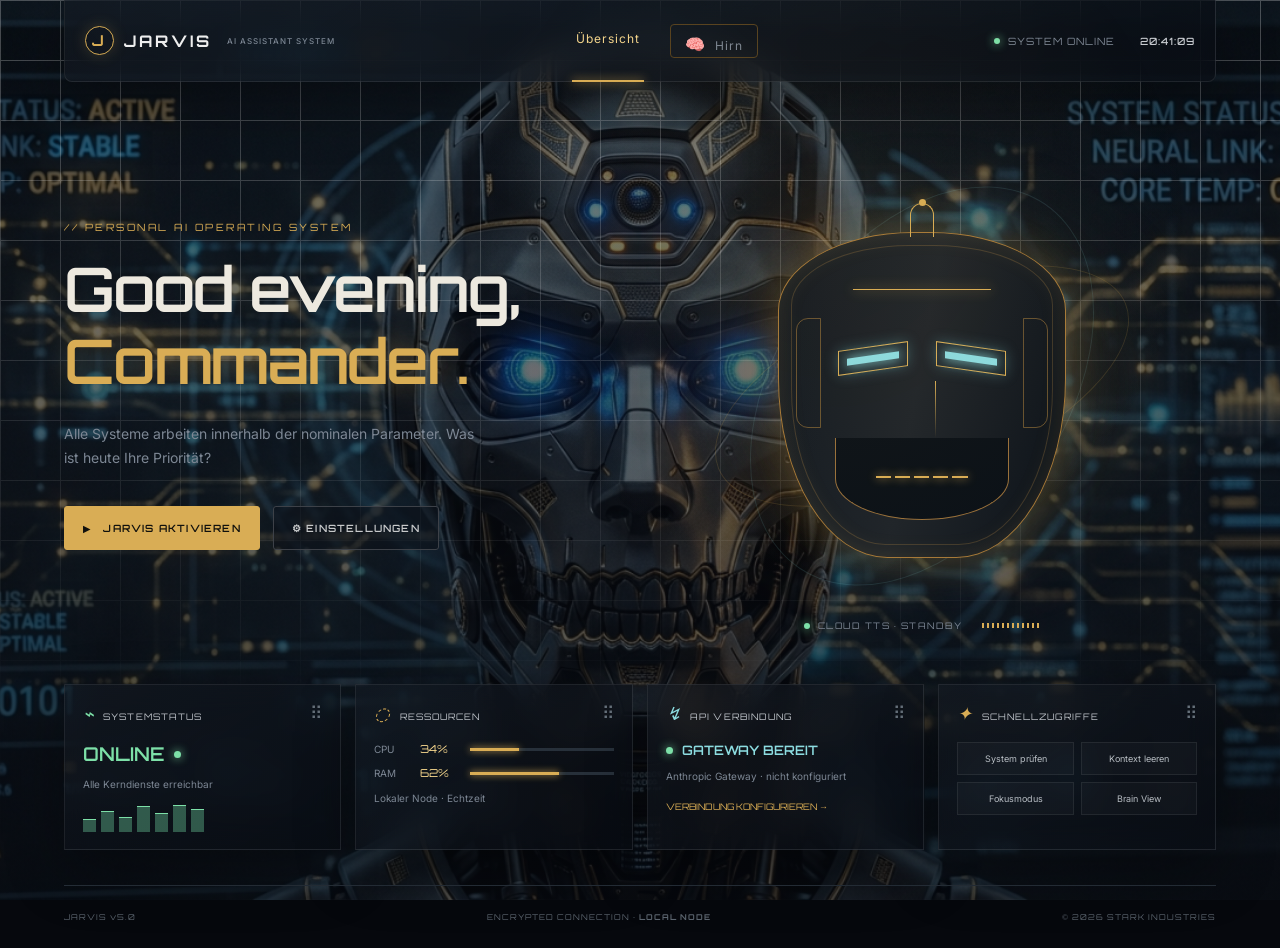
<file: index.html>
<!doctype html>
<html lang="de">
<head>
  <meta charset="UTF-8" />
  <meta name="viewport" content="width=device-width, initial-scale=1.0" />
  <meta name="theme-color" content="#06080d" />
  <title>JARVIS // AI Assistant System</title>
  <link rel="preconnect" href="https://fonts.googleapis.com">
  <link rel="preconnect" href="https://fonts.gstatic.com" crossorigin>
  <link href="https://fonts.googleapis.com/css2?family=Inter:wght@400;500;600;700&family=Orbitron:wght@500;600;700;800&display=swap" rel="stylesheet">
  <link rel="stylesheet" href="style.css" />
</head>
<body>
  <div class="app-shell">
    <header class="topbar glass">
      <a class="brand" href="#dashboard"><span class="brand-mark">J</span><span>JARVIS</span><small>AI ASSISTANT SYSTEM</small></a>
      <nav class="nav-links" aria-label="Hauptnavigation">
        <a class="nav-link active" data-view="dashboard" href="#dashboard">Übersicht</a>
        <a class="nav-link brain-link" data-view="brain" href="#brain"><span class="brain-icon">🧠</span> Hirn</a>
      </nav>
      <div class="status"><i></i><span>SYSTEM ONLINE</span><b id="clock">00:00:00</b></div>
    </header>

    <main id="dashboard" class="view dashboard-view">
      <section class="hero-copy">
        <p class="eyebrow">// PERSONAL AI OPERATING SYSTEM</p>
        <h1>Good evening,<br><em>Commander.</em></h1>
        <p class="hero-subtitle">Alle Systeme arbeiten innerhalb der nominalen Parameter. Was ist heute Ihre Priorität?</p>
        <div class="quick-actions"><button class="gold-button" id="speakButton"><span class="play">▶</span> JARVIS AKTIVIEREN</button><button class="ghost-button" id="settingsButton">⚙ EINSTELLUNGEN</button></div>
      </section>

      <section class="robot-stage" aria-label="Animierter Jarvis Roboterkopf">
        <div class="stage-grid"></div><div class="orbital orbital-one"></div><div class="orbital orbital-two"></div><div class="robot-glow"></div>
        <div class="robot-head"><div class="antenna"></div><div class="head-shell"><div class="side-panel left"></div><div class="side-panel right"></div><div class="forehead-line"></div><div class="eye left-eye"><span></span></div><div class="eye right-eye"><span></span></div><div class="nose-line"></div><div class="jaw"><div class="mouth" id="mouth"><span></span><span></span><span></span><span></span><span></span></div></div></div></div>
        <div class="audio-readout"><span class="audio-dot"></span><span id="audioState">CLOUD TTS · STANDBY</span><div class="waveform" id="waveform"></div></div>
      </section>

      <section class="widget-grid" id="widgetGrid" aria-label="Dashboard Widgets">
        <article class="widget glass" draggable="true" data-widget="system"><header><span class="widget-title"><i class="widget-icon green">⌁</i>SYSTEMSTATUS</span><span class="drag">⠿</span></header><div class="widget-value"><strong>ONLINE</strong><span class="live-dot"></span></div><p>Alle Kerndienste erreichbar</p><div class="mini-bars"><i style="height:45%"></i><i style="height:70%"></i><i style="height:52%"></i><i style="height:88%"></i><i style="height:65%"></i><i style="height:92%"></i><i style="height:76%"></i></div></article>
        <article class="widget glass" draggable="true" data-widget="resources"><header><span class="widget-title"><i class="widget-icon gold">◌</i>RESSOURCEN</span><span class="drag">⠿</span></header><div class="resource-row"><span>CPU</span><b id="cpu">34%</b><div class="progress"><i id="cpuBar" style="width:34%"></i></div></div><div class="resource-row"><span>RAM</span><b id="ram">62%</b><div class="progress"><i id="ramBar" style="width:62%"></i></div></div><p>Lokaler Node · Echtzeit</p></article>
        <article class="widget glass" draggable="true" data-widget="api"><header><span class="widget-title"><i class="widget-icon cyan">↯</i>API VERBINDUNG</span><span class="drag">⠿</span></header><div class="connection"><span class="connection-led"></span><strong id="apiStatus">GATEWAY BEREIT</strong></div><p id="endpointLabel">Anthropic Gateway · nicht konfiguriert</p><button class="text-button" id="apiSettings">VERBINDUNG KONFIGURIEREN →</button></article>
        <article class="widget glass quick-widget" draggable="true" data-widget="quick"><header><span class="widget-title"><i class="widget-icon gold">✦</i>SCHNELLZUGRIFFE</span><span class="drag">⠿</span></header><div class="quick-grid"><button data-quick="status">System prüfen</button><button data-quick="clear">Kontext leeren</button><button data-quick="focus">Fokusmodus</button><button data-quick="brain">Brain View</button></div></article>
      </section>
    </main>

    <main id="brain" class="view brain-view hidden"><section class="brain-heading"><p class="eyebrow">// NEURAL ARCHITECTURE</p><h2>Thought <em>Topology</em></h2><p>Ihre Wissensstruktur, live visualisiert.</p></section><section class="brain-map" aria-label="Hierarchische Hirnstruktur"><svg class="connections" viewBox="0 0 1200 700" preserveAspectRatio="none"><defs><linearGradient id="lineGold"><stop stop-color="#f0c66d"/><stop offset="1" stop-color="#4c391d"/></linearGradient></defs><path d="M600 350 C470 270 390 190 245 150 M600 350 C750 260 810 180 970 145 M600 350 C420 380 300 430 170 520 M600 350 C770 390 900 450 1050 520"/><path class="branch" d="M245 150 C175 105 125 105 75 80 M245 150 C220 80 255 55 300 38 M970 145 C1015 90 1060 75 1115 62 M970 145 C985 80 950 48 900 30 M170 520 C120 570 105 610 80 655 M170 520 C240 570 260 610 310 660 M1050 520 C1110 560 1140 600 1175 645 M1050 520 C990 570 970 620 925 665"/></svg><div class="data-stream stream-a"></div><div class="data-stream stream-b"></div><div class="data-stream stream-c"></div><div class="data-stream stream-d"></div><div class="central-node"><div class="central-core"><span>J</span></div><strong>HAUPTZENTRALE</strong><small>CORE INTELLIGENCE</small></div><button class="node node-a"><span>◈</span> FOKUS</button><button class="node node-b"><span>◉</span> ERINNERUNG</button><button class="node node-c"><span>✧</span> KREATIVITÄT</button><button class="node node-d"><span>⌁</span> ANALYSE</button><div class="leaf leaf-1">ZIELE</div><div class="leaf leaf-2">KONTEXT</div><div class="leaf leaf-3">IDEEN</div><div class="leaf leaf-4">MUSTER</div><div class="leaf leaf-5">DATEN</div><div class="leaf leaf-6">AKTION</div><div class="leaf leaf-7">LOGIK</div><div class="leaf leaf-8">VISION</div></section></main>

    <footer><span>JARVIS v5.0</span><span>ENCRYPTED CONNECTION · <b>LOCAL NODE</b></span><span>© 2026 STARK INDUSTRIES</span></footer>
  </div>
  <div class="modal-backdrop hidden" id="settingsModal"><section class="settings-modal glass" role="dialog" aria-modal="true" aria-labelledby="settingsTitle"><button class="close-modal" id="closeSettings" aria-label="Schließen">×</button><p class="eyebrow">// SYSTEM CONFIGURATION</p><h2 id="settingsTitle">Einstellungen</h2><p class="modal-intro">Verbinde Jarvis mit deinem Cloud-Gateway und konfiguriere die Sprachausgabe.</p><form id="settingsForm"><fieldset><legend>API-EINSTELLUNGEN · CLAUDE CODE / FREELLMAPI</legend><label for="baseUrl">ANTHROPIC_BASE_URL</label><input id="baseUrl" type="url" placeholder="https://api.example.com" autocomplete="off"><small>FreeLLMAPI- oder Gateway-Endpunkt URL</small><label for="authToken">ANTHROPIC_AUTH_TOKEN</label><input id="authToken" type="password" placeholder="sk-ant-••••••••" autocomplete="off"><small>Wird nur lokal in diesem Browser gespeichert.</small></fieldset><fieldset><legend>SPRACHEINSTELLUNGEN · CLOUD TTS</legend><label for="voiceSelect">SYSTEM-SPRACHAUSGABE</label><select id="voiceSelect"><option value="de-CH">Schweizerdeutsch (de-CH)</option><option value="de-DE" selected>Hochdeutsch (de-DE)</option><option value="en-US">Englisch (en-US)</option></select></fieldset><div class="form-actions"><span id="saveNotice"></span><button class="ghost-button" type="button" id="cancelSettings">Abbrechen</button><button class="gold-button" type="submit">EINSTELLUNGEN SPEICHERN</button></div></form></section></div><script src="app.js"></script>
</body>
</html>
</file>
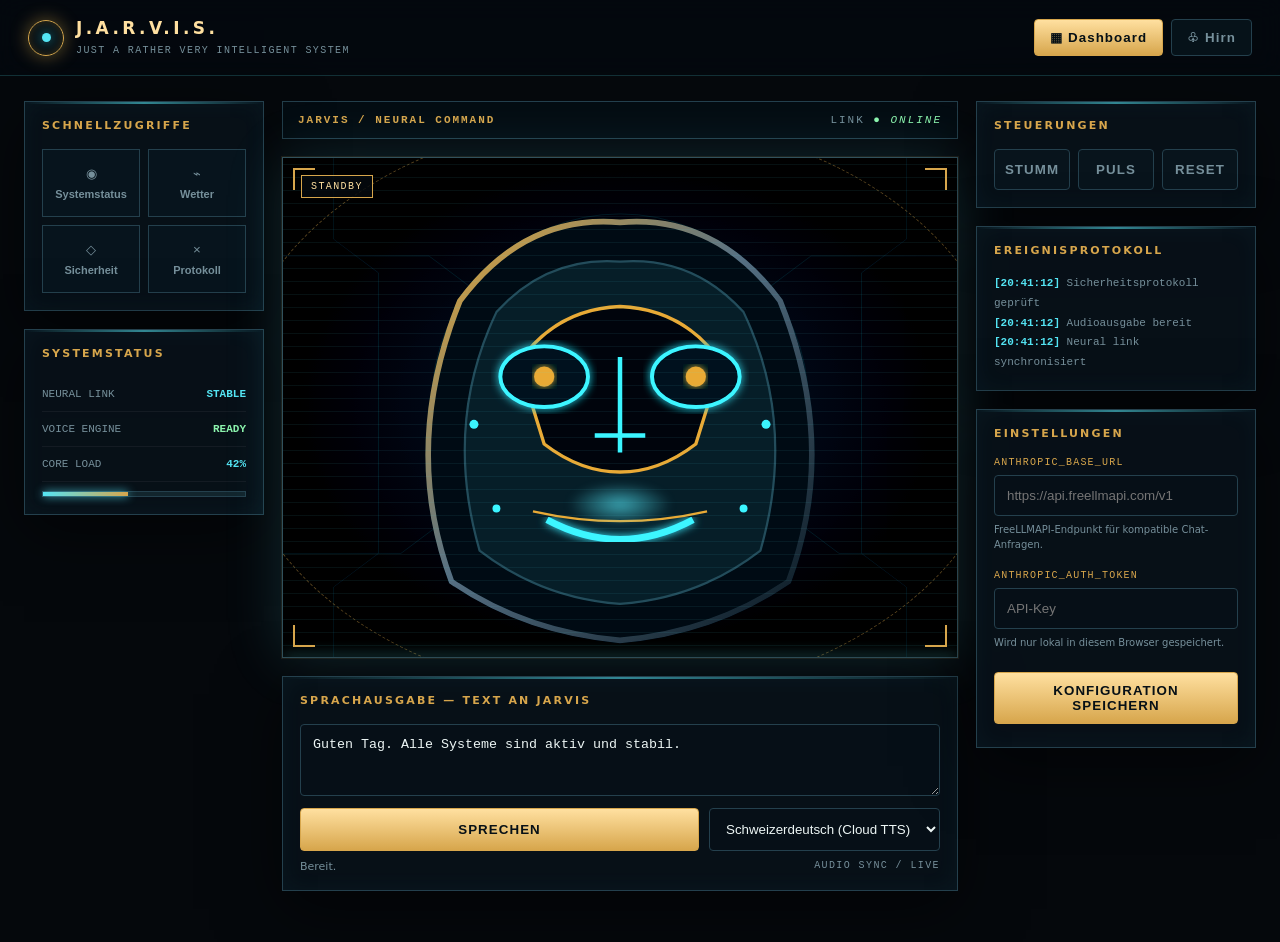
<file: J.A.R.V.I.S. Interface.html>
<!doctype html>
<html lang="de">
<head>
<meta charset="utf-8">
<meta name="viewport" content="width=device-width,initial-scale=1,viewport-fit=cover">
<title>J.A.R.V.I.S. — Neural Command</title>
<style>
:root{--bg:#05080c;--panel:rgba(8,18,26,.88);--line:#24404d;--gold:#d7a64c;--gold2:#ffe0a0;--cyan:#54e5f4;--muted:#76909b;--text:#edf6f5;--red:#ff7070;box-sizing:border-box}*{box-sizing:border-box}html,body{margin:0;min-height:100%;background:#05080c;color:var(--text);font-family:Inter,Segoe UI,system-ui,sans-serif}body{overflow-x:hidden}body:before{content:"";position:fixed;inset:0;z-index:-3;background:linear-gradient(90deg,rgba(2,10,16,.96),rgba(3,13,20,.66)),url('robot-head.svg') center/cover no-repeat;filter:saturate(.88) contrast(1.12)}body:after{content:"";position:fixed;inset:0;z-index:-2;pointer-events:none;background:radial-gradient(ellipse at 50% 48%,transparent 20%,rgba(2,7,12,.46) 72%,#020508 100%),linear-gradient(rgba(77,229,244,.04) 1px,transparent 1px),linear-gradient(90deg,rgba(77,229,244,.04) 1px,transparent 1px);background-size:auto,42px 42px,42px 42px;mask-image:linear-gradient(to bottom,transparent,#000 12%,#000 88%,transparent)}
header{height:76px;display:flex;align-items:center;justify-content:space-between;padding:0 28px;border-bottom:1px solid rgba(84,229,244,.18);background:rgba(3,9,14,.72);backdrop-filter:blur(12px);position:sticky;top:0;z-index:10}.brand{display:flex;align-items:center;gap:12px}.brand-mark{width:36px;height:36px;border:1px solid var(--gold);border-radius:50%;display:grid;place-items:center;box-shadow:0 0 18px #d7a64c77,inset 0 0 10px #d7a64c44}.brand-mark:after{content:"";width:9px;height:9px;border-radius:50%;background:var(--cyan);box-shadow:0 0 14px var(--cyan)}h1{margin:0;letter-spacing:.2em;color:var(--gold2);font-size:17px}.brand small,.mono{font:10px Consolas,monospace;letter-spacing:.14em;color:var(--muted)}nav{display:flex;gap:8px}.nav-btn,.control-btn{border:1px solid var(--line);background:rgba(8,22,30,.78);color:var(--muted);border-radius:4px;padding:10px 15px;cursor:pointer;font-weight:700;letter-spacing:.08em}.nav-btn.active,.nav-btn:hover,.control-btn:hover{color:#061015;background:linear-gradient(180deg,var(--gold2),var(--gold));border-color:var(--gold)}main{max-width:1440px;margin:auto;padding:25px 24px 50px}.view{display:none}.view.active{display:block;animation:in .35s ease}@keyframes in{from{opacity:0;transform:translateY(7px)}to{opacity:1;transform:none}}
.dashboard{display:grid;grid-template-columns:240px minmax(390px,1fr) 280px;gap:18px;min-height:calc(100vh - 125px)}.panel{position:relative;padding:17px;background:var(--panel);border:1px solid var(--line);box-shadow:0 18px 60px #0008,inset 0 0 24px #54e5f40a;backdrop-filter:blur(12px)}.panel:before{content:"";position:absolute;left:0;right:0;top:0;height:2px;background:linear-gradient(90deg,transparent,var(--cyan),transparent);opacity:.55}.panel h2,.panel h3{margin:0 0 17px;color:var(--gold);font-size:11px;letter-spacing:.2em;text-transform:uppercase}.stack{display:flex;flex-direction:column;gap:18px}.status-row{display:flex;justify-content:space-between;padding:11px 0;border-bottom:1px solid #ffffff0d;font:11px Consolas,monospace;color:var(--muted)}.status-row strong{color:var(--cyan)}.status-row .ok{color:#8cf4ad}.shortcut-grid{display:grid;grid-template-columns:1fr 1fr;gap:8px}.shortcut{min-height:68px;border:1px solid #24404d;background:#07141d;color:var(--muted);cursor:pointer}.shortcut:hover{border-color:var(--cyan);color:var(--cyan)}.shortcut b{display:block;margin-top:7px;color:inherit;font-size:11px}.meter{height:6px;background:#12252d;border:1px solid #24404d;margin-top:9px}.meter span{display:block;height:100%;background:linear-gradient(90deg,var(--cyan),var(--gold));box-shadow:0 0 10px var(--cyan);width:42%}
.core-column{display:flex;flex-direction:column;align-items:center;gap:18px}.core-title{align-self:stretch;display:flex;justify-content:space-between;align-items:center;padding:12px 15px;background:rgba(4,13,20,.78);border:1px solid var(--line);font:11px Consolas,monospace;letter-spacing:.18em;color:var(--muted)}.core-title b{color:var(--gold)}.avatar-stage{position:relative;width:min(100%,680px);aspect-ratio:1.35;border:1px solid #31515c;background:rgba(4,12,18,.68);box-shadow:0 0 0 1px #d7a64c1a,0 0 55px #54e5f426;overflow:hidden}.avatar-stage:before{content:"";position:absolute;inset:0;background:linear-gradient(transparent 49.7%,#54e5f466 50%,transparent 50.3%);background-size:100% 13px;opacity:.18;pointer-events:none;z-index:2}.robot-image{width:100%;height:100%;object-fit:cover;display:block;filter:saturate(1.15) contrast(1.12)}.scan{position:absolute;left:0;right:0;height:2px;background:linear-gradient(90deg,transparent,var(--cyan),transparent);box-shadow:0 0 14px var(--cyan);animation:scan 3.5s linear infinite;z-index:3}@keyframes scan{from{top:-2px}to{top:100%}}.corner{position:absolute;width:22px;height:22px;border:2px solid var(--gold);z-index:4}.tl{top:10px;left:10px;border-right:0;border-bottom:0}.tr{top:10px;right:10px;border-left:0;border-bottom:0}.bl{bottom:10px;left:10px;border-right:0;border-top:0}.br{bottom:10px;right:10px;border-left:0;border-top:0}.voice-ring{position:absolute;inset:-8%;border:1px dashed #d7a64c66;border-radius:50%;pointer-events:none;animation:spin 28s linear infinite}@keyframes spin{to{transform:rotate(360deg)}}.speaking .voice-ring{border-color:var(--cyan);box-shadow:0 0 35px #54e5f466}.mouth-sync{position:absolute;left:42%;top:65%;width:16%;height:9%;border-radius:50%;pointer-events:none;background:radial-gradient(ellipse,#54e5f4aa,transparent 68%);transform:scaleY(var(--mouth,1));filter:blur(4px);z-index:4}.status-chip{position:absolute;top:17px;left:18px;z-index:5;border:1px solid var(--gold);padding:5px 9px;background:#050b10cc;color:var(--gold2);font:10px Consolas,monospace;letter-spacing:.14em}.speaking .status-chip{border-color:var(--cyan);color:var(--cyan)}.voice-panel{width:min(100%,680px)}textarea,input,select{width:100%;border:1px solid var(--line);background:#061018e8;color:var(--text);border-radius:4px;padding:12px;font:13px inherit;outline:none}textarea{height:72px;resize:vertical}.voice-row{display:grid;grid-template-columns:1fr auto;gap:10px;margin-top:8px}.primary{background:linear-gradient(180deg,var(--gold2),var(--gold));border-color:var(--gold);color:#071016}.primary.stop{background:#35191b;border-color:var(--red);color:#ffabab}.voice-meta{display:flex;justify-content:space-between;margin-top:9px;color:var(--muted);font-size:11px}
.quick-control{width:100%;display:grid;grid-template-columns:repeat(3,1fr);gap:8px}.quick-control button{padding:12px 4px}.log{max-height:180px;overflow:auto;font:11px/1.8 Consolas,monospace;color:var(--muted)}.log b{color:var(--cyan)}.setting-group{margin-bottom:18px}.setting-group label{display:block;margin-bottom:7px;font:10px Consolas,monospace;letter-spacing:.12em;color:var(--gold)}.hint{font-size:10px;color:var(--muted);line-height:1.5;margin-top:6px}.api-save{width:100%;margin-top:4px}.brain-view{max-width:1220px;margin:auto}.brain-shell{display:grid;grid-template-columns:1fr 270px;gap:18px}.brain-map{min-height:700px;background:rgba(3,14,21,.84);border:1px solid var(--line);position:relative;overflow:hidden}.brain-map svg{width:100%;height:100%;min-height:700px}.brain-side{display:flex;flex-direction:column;gap:18px}.node{cursor:pointer}.node circle{transition:.2s}.node:hover circle{filter:drop-shadow(0 0 8px var(--cyan));stroke:var(--cyan)}.node text{fill:var(--text);font-size:13px}.node small{fill:var(--cyan)}
@media(max-width:1050px){.dashboard{grid-template-columns:210px minmax(0,1fr)}.dashboard>.right-stack{grid-column:1/-1;display:grid;grid-template-columns:1fr 1fr}.brain-shell{grid-template-columns:1fr}}@media(max-width:720px){header{padding:12px 16px;height:auto;gap:12px;align-items:flex-start}.brand small{display:none}nav{flex-direction:column}.nav-btn{padding:7px 10px}.dashboard{display:flex;flex-direction:column}.dashboard>.right-stack{display:flex}.avatar-stage{aspect-ratio:1}.voice-row{grid-template-columns:1fr}.voice-meta{display:block}.voice-meta select{margin-top:8px}.brain-map,.brain-map svg{min-height:500px}main{padding:18px 12px}}
</style>
</head>
<body>
<header><div class="brand"><div class="brand-mark"></div><div><h1>J.A.R.V.I.S.</h1><small>JUST A RATHER VERY INTELLIGENT SYSTEM</small></div></div><nav><button class="nav-btn active" data-view="dashboard">▦ Dashboard</button><button class="nav-btn" data-view="brain">♧ Hirn</button></nav></header>
<main>
<section class="view active" id="dashboard"><div class="dashboard">
<aside class="stack"><div class="panel"><h3>Schnellzugriffe</h3><div class="shortcut-grid"><button class="shortcut" data-action="system"><span>◉</span><b>Systemstatus</b></button><button class="shortcut" data-action="weather"><span>⌁</span><b>Wetter</b></button><button class="shortcut" data-action="secure"><span>◇</span><b>Sicherheit</b></button><button class="shortcut" data-action="clear"><span>×</span><b>Protokoll</b></button></div></div><div class="panel"><h3>Systemstatus</h3><div class="status-row"><span>NEURAL LINK</span><strong>STABLE</strong></div><div class="status-row"><span>VOICE ENGINE</span><strong class="ok">READY</strong></div><div class="status-row"><span>CORE LOAD</span><strong id="load">42%</strong></div><div class="meter"><span id="loadBar"></span></div></div></aside>
<div class="core-column"><div class="core-title"><b>JARVIS / NEURAL COMMAND</b><span>LINK <i style="color:#8cf4ad">● ONLINE</i></span></div><div class="avatar-stage" id="avatarStage"><img class="robot-image" src="robot-head.svg" alt="Futuristischer JARVIS-Roboterkopf"><div class="voice-ring"></div><div class="scan"></div><div class="mouth-sync" id="mouthSync"></div><span class="status-chip" id="statusChip">STANDBY</span><span class="corner tl"></span><span class="corner tr"></span><span class="corner bl"></span><span class="corner br"></span></div><div class="panel voice-panel"><h3>Sprachausgabe — Text an JARVIS</h3><textarea id="ttsText">Guten Tag. Alle Systeme sind aktiv und stabil.</textarea><div class="voice-row"><button class="control-btn primary" id="speakBtn">SPRECHEN</button><select id="voiceSelect" aria-label="Cloud-TTS-Sprache"><option value="de-CH">Schweizerdeutsch (Cloud TTS)</option><option value="de-DE">Hochdeutsch (Cloud TTS)</option><option value="en-US">English (Cloud TTS)</option></select></div><div class="voice-meta"><span id="voiceStatus">Bereit.</span><span class="mono">AUDIO SYNC / LIVE</span></div></div></div>
<aside class="right-stack stack"><div class="panel"><h3>Steuerungen</h3><div class="quick-control"><button class="control-btn" id="muteBtn">STUMM</button><button class="control-btn" id="pulseBtn">PULS</button><button class="control-btn" id="resetBtn">RESET</button></div></div><div class="panel"><h3>Ereignisprotokoll</h3><div class="log" id="log"></div></div><div class="panel"><h3>Einstellungen</h3><div class="setting-group"><label>ANTHROPIC_BASE_URL</label><input id="baseUrl" type="url" placeholder="https://api.freellmapi.com/v1"><div class="hint">FreeLLMAPI-Endpunkt für kompatible Chat-Anfragen.</div></div><div class="setting-group"><label>ANTHROPIC_AUTH_TOKEN</label><input id="authToken" type="password" placeholder="API-Key"><div class="hint">Wird nur lokal in diesem Browser gespeichert.</div></div><button class="control-btn api-save primary" id="saveSettings">KONFIGURATION SPEICHERN</button><div class="hint" id="saveStatus"></div></div></aside>
</div></section>
<section class="view brain-view" id="brain"><div class="brain-shell"><div class="brain-map"><svg viewBox="0 0 900 700" role="img" aria-label="JARVIS Hirnstruktur"><g stroke="#31515c" stroke-width="1" fill="none"><path d="M450 350L450 135M450 350L680 220M450 350L675 500M450 350L225 500M450 350L220 220M450 350L450 570"/><circle cx="450" cy="350" r="190" stroke="#d7a64c66"/><circle cx="450" cy="350" r="115" stroke="#54e5f466" stroke-dasharray="4 7"/></g><g class="node"><circle cx="450" cy="350" r="62" fill="#13232a" stroke="#d7a64c" stroke-width="2"/><text x="450" y="346" text-anchor="middle" fill="#ffe0a0" font-size="18">KERN</text><text x="450" y="367" text-anchor="middle" fill="#54e5f4" font-size="11">J.A.R.V.I.S.</text></g><g class="node"><circle cx="450" cy="135" r="27" fill="#08161e" stroke="#54e5f4"/><text x="450" y="105" text-anchor="middle">WAHRNEHMUNG</text><circle cx="680" cy="220" r="27" fill="#08161e" stroke="#d7a64c"/><text x="680" y="190" text-anchor="middle">LOGIK</text><circle cx="675" cy="500" r="27" fill="#08161e" stroke="#54e5f4"/><text x="675" y="545" text-anchor="middle">SPRACHE</text><circle cx="225" cy="500" r="27" fill="#08161e" stroke="#54e5f4"/><text x="225" y="545" text-anchor="middle">GEDÄCHTNIS</text><circle cx="220" cy="220" r="27" fill="#08161e" stroke="#d7a64c"/><text x="220" y="190" text-anchor="middle">LERNEN</text><circle cx="450" cy="570" r="27" fill="#08161e" stroke="#d7a64c"/><text x="450" y="615" text-anchor="middle">SICHERHEIT</text></g></svg></div><aside class="brain-side"><div class="panel"><h3>Active node</h3><h2 style="font-size:26px;color:var(--gold2);margin:8px 0">Logik</h2><p style="color:var(--muted);line-height:1.6">Prüft Annahmen und verdichtet Signale.</p><div class="meter"><span style="width:84%"></span></div><p class="mono" style="color:var(--gold)">RESONANCE 84%</p></div><div class="panel"><h3>Map mode</h3><div class="status-row"><span>01 KERN</span><strong>02 OBERTITEL</strong></div><div class="status-row"><span>03 UNTERTITEL</span><strong>LIVE</strong></div></div></aside></div></section>
</main>
<script>
(()=>{const $=id=>document.getElementById(id), views=document.querySelectorAll('.view'), nav=document.querySelectorAll('.nav-btn');nav.forEach(b=>b.onclick=()=>{nav.forEach(x=>x.classList.toggle('active',x===b));views.forEach(v=>v.classList.toggle('active',v.id===b.dataset.view))});
const logEl=$('log');const addLog=t=>{const d=document.createElement('div');d.innerHTML='<b>['+new Date().toLocaleTimeString('de-DE')+']</b> '+t;logEl.prepend(d);while(logEl.children.length>18)logEl.lastChild.remove()};['Neural link synchronisiert','Audioausgabe bereit','Sicherheitsprotokoll geprüft'].forEach(addLog);setInterval(()=>addLog(['Sensorfusion kalibriert','Systemdiagnose abgeschlossen','Verbindung stabil'][Math.floor(Math.random()*3)]),5000);
let voices=[],speaking=false,jitter=null;function loadVoices(){voices=speechSynthesis.getVoices();}speechSynthesis.onvoiceschanged=loadVoices;loadVoices();const sync=v=>{$('mouthSync').style.setProperty('--mouth',String(1+v*2.8));$('avatarStage').style.setProperty('--mouth',String(1+v*2.8))};function stop(){speaking=false;clearInterval(jitter);$('avatarStage').classList.remove('speaking');$('statusChip').textContent='STANDBY';$('speakBtn').textContent='SPRECHEN';$('voiceStatus').textContent='Bereit.';sync(0)}$('speakBtn').onclick=()=>{if(speechSynthesis.speaking){speechSynthesis.cancel();stop();return}const text=$('ttsText').value.trim();if(!text)return;const lang=$('voiceSelect').value;const u=new SpeechSynthesisUtterance(text);u.lang=lang;u.rate=.96;u.pitch=.85;const v=voices.find(x=>x.lang.toLowerCase().startsWith(lang.slice(0,2).toLowerCase()));if(v)u.voice=v;u.onstart=()=>{speaking=true;$('avatarStage').classList.add('speaking');$('statusChip').textContent='SPRICHT';$('speakBtn').textContent='STOPP';$('voiceStatus').textContent='Sprachausgabe aktiv …';jitter=setInterval(()=>sync(.25+Math.random()*.75),75)};u.onboundary=()=>{sync(.8);setTimeout(()=>sync(.1),110)};u.onend=stop;u.onerror=stop;speechSynthesis.speak(u)};
$('muteBtn').onclick=()=>{speechSynthesis.cancel();stop();addLog('Audioausgabe gestoppt')};$('pulseBtn').onclick=()=>{$('avatarStage').classList.toggle('speaking');addLog('Core-Puls geändert')};$('resetBtn').onclick=()=>{localStorage.removeItem('jarvis-settings');$('baseUrl').value='';$('authToken').value='';addLog('Konfiguration zurückgesetzt')};document.querySelectorAll('[data-action]').forEach(b=>b.onclick=()=>addLog(b.dataset.action.toUpperCase()+' geöffnet'));$('saveSettings').onclick=()=>{localStorage.setItem('jarvis-settings',JSON.stringify({baseUrl:$('baseUrl').value,authToken:$('authToken').value,language:$('voiceSelect').value}));$('saveStatus').textContent='Lokal gespeichert.';addLog('Systemkonfiguration gespeichert')};try{const s=JSON.parse(localStorage.getItem('jarvis-settings'));if(s){$('baseUrl').value=s.baseUrl||'';$('authToken').value=s.authToken||'';$('voiceSelect').value=s.language||'de-CH'}}catch(e){}setInterval(()=>{const n=30+Math.floor(Math.random()*28);$('load').textContent=n+'%';$('loadBar').style.width=n+'%'},2200)})();
</script>
</body></html>
</file>
<file: style.css>
:root{--bg:#06080d;--panel:#0c1119cc;--line:#27303a;--gold:#d9ad55;--gold-light:#f4d58c;--muted:#7d8794;--cyan:#8cdce0;--green:#7de0a8}*{box-sizing:border-box}html{scroll-behavior:smooth}body{margin:0;background-color:var(--bg);color:#ede9df;font-family:Inter,Arial,sans-serif;min-height:100vh;background-image:linear-gradient(rgba(8,11,18,.52),rgba(8,11,18,.72)),url("Gemini_Generated_Image_.jpg");background-size:cover;background-position:center center;background-attachment:fixed;background-repeat:no-repeat}body:before{content:"";position:fixed;inset:0;pointer-events:none;opacity:.26;background-image:linear-gradient(#fff 1px,transparent 1px),linear-gradient(90deg,#fff 1px,transparent 1px);background-size:60px 60px;mask-image:linear-gradient(to bottom,black,transparent 80%)}body:after{content:"";position:fixed;inset:0;pointer-events:none;background:radial-gradient(circle at 65% 25%,#dba94a0d,transparent 34%)}.app-shell{max-width:1480px;margin:auto;padding:0 5vw;position:relative}.glass{background:linear-gradient(145deg,#151b2485,#080c13aa);border:1px solid #ffffff16;backdrop-filter:blur(16px);box-shadow:0 20px 60px #0005}.topbar{height:82px;border-radius:0 0 8px 8px;display:flex;align-items:center;justify-content:space-between;padding:0 20px;border-top:0}.brand{display:flex;align-items:center;gap:10px;color:#eee;text-decoration:none;font:700 16px Orbitron;letter-spacing:3px}.brand small{font:500 8px Inter;letter-spacing:1px;color:var(--muted);margin-left:5px}.brand-mark{color:var(--gold);border:1px solid var(--gold);border-radius:50%;height:29px;width:29px;display:grid;place-items:center;font:700 15px Orbitron;box-shadow:0 0 15px #d9ad5533}.nav-links{display:flex;gap:26px;height:100%;align-items:center}.nav-link{height:100%;padding:31px 4px 0;color:var(--muted);text-decoration:none;font-size:12px;letter-spacing:1px;position:relative}.nav-link.active,.nav-link:hover{color:var(--gold-light)}.nav-link.active:after{content:"";position:absolute;bottom:-1px;left:0;right:0;height:2px;background:var(--gold);box-shadow:0 0 10px var(--gold)}.brain-link{border:1px solid #57421f;border-radius:4px;height:34px;padding:9px 14px;margin-top:0}.brain-link.active:after{display:none}.brain-icon{font-size:16px;margin-right:5px}.status{font:10px Orbitron;color:var(--muted);display:flex;align-items:center;gap:8px;letter-spacing:1px}.status i,.audio-dot{width:6px;height:6px;background:var(--green);border-radius:50%;box-shadow:0 0 10px var(--green);display:inline-block}.status b{font-weight:500;color:#c8cbd0;margin-left:17px}.view{min-height:calc(100vh - 145px)}.dashboard-view{display:grid;grid-template-columns:1fr 1.15fr;align-items:center;gap:4vw;padding:56px 0 35px}.hero-copy{z-index:2}.eyebrow{font:10px Orbitron;letter-spacing:2.5px;color:var(--gold);margin:0 0 20px}.hero-copy h1{font:600 clamp(38px,4.8vw,70px) Orbitron;line-height:1.17;letter-spacing:-2px;margin:0 0 25px}.hero-copy h1 em,.brain-heading h2 em{font-style:normal;color:var(--gold);text-shadow:0 0 30px #d9ad5544}.hero-subtitle{color:var(--muted);max-width:410px;line-height:1.75;font-size:14px}.quick-actions{display:flex;gap:13px;margin-top:35px}.gold-button,.ghost-button{font:600 10px Orbitron;letter-spacing:1.2px;border-radius:3px;padding:15px 18px;cursor:pointer}.gold-button{background:var(--gold);border:1px solid var(--gold);color:#10100d}.gold-button:hover{background:var(--gold-light);box-shadow:0 0 25px #d9ad5555}.ghost-button{background:#0d111999;color:#c7c9ca;border:1px solid #3d4148}.ghost-button:hover{border-color:var(--gold);color:var(--gold)}.play{font-size:9px;margin-right:8px}.robot-stage{height:495px;position:relative;display:grid;place-items:center}.stage-grid{position:absolute;inset:8%;background:radial-gradient(ellipse at center,transparent 25%,#d9ad5505 65%),linear-gradient(90deg,transparent 49.8%,#4e422d44 50%,transparent 50.2%),linear-gradient(0deg,transparent 49.8%,#4e422d44 50%,transparent 50.2%);background-size:auto,80px 100%,100% 80px;mask-image:radial-gradient(ellipse,black,transparent 70%)}.robot-glow{position:absolute;width:390px;height:300px;background:#bc832c20;filter:blur(55px);border-radius:50%}.robot-head{position:relative;width:320px;height:365px;filter:drop-shadow(0 0 25px #d9ad5533)}.antenna{position:absolute;z-index:2;top:0;left:148px;width:24px;height:34px;border:1px solid var(--gold);border-bottom:0;border-radius:12px 12px 0 0}.antenna:after{content:"";position:absolute;width:7px;height:7px;border-radius:50%;background:var(--gold);top:-5px;left:8px;box-shadow:0 0 14px var(--gold)}.head-shell{position:absolute;inset:29px 16px 10px;border:1px solid #a77a39;border-radius:47% 47% 38% 38%/24% 24% 55% 55%;background:linear-gradient(100deg,#111820,#20252a 48%,#0d131a);overflow:hidden;box-shadow:inset 0 0 25px #f1bf5520,0 0 40px #d9ad5518}.head-shell:before{content:"";position:absolute;inset:12px;border:1px solid #b3874644;border-radius:45% 45% 36% 36%/20% 20% 52% 52%}.forehead-line{position:absolute;top:56px;left:74px;right:74px;height:1px;background:var(--gold);box-shadow:0 0 12px var(--gold)}.side-panel{position:absolute;top:85px;width:25px;height:110px;border:1px solid #a0783b99}.side-panel.left{left:17px;border-radius:12px 0 0 12px}.side-panel.right{right:17px;border-radius:0 12px 12px 0}.eye{position:absolute;top:113px;width:70px;height:25px;border:1px solid var(--gold);background:#8cdce00b;transform:skewY(-8deg);box-shadow:0 0 14px #8cdce044}.eye span{position:absolute;inset:8px 8px;background:var(--cyan);box-shadow:0 0 12px var(--cyan);animation:blink 4s infinite}.right-eye{right:59px;transform:skewY(8deg)}.left-eye{left:59px}.nose-line{position:absolute;top:148px;left:156px;width:1px;height:57px;background:linear-gradient(var(--gold),transparent)}.jaw{position:absolute;bottom:37px;left:56px;right:56px;height:82px;border:1px solid #9a713b;border-top:0;border-radius:0 0 50% 50%;background:#0c1218}.mouth{position:absolute;top:33px;left:40px;right:40px;height:12px;display:flex;gap:4px;align-items:center}.mouth span{height:2px;flex:1;background:var(--gold);box-shadow:0 0 8px var(--gold);transition:height .06s}.audio-readout{position:absolute;bottom:0;font:9px Orbitron;color:var(--muted);letter-spacing:1.5px;display:flex;align-items:center;gap:8px}.waveform{display:flex;gap:3px;height:15px;align-items:center;margin-left:12px}.waveform i{width:2px;height:5px;background:var(--gold);animation:wave .8s infinite alternate}.waveform i:nth-child(2n){animation-delay:.2s}.waveform i:nth-child(3n){animation-delay:.4s}.orbital{position:absolute;border:1px solid #d9ad5528;border-radius:50%;width:440px;height:190px;transform:rotate(-22deg)}.orbital-two{width:290px;height:440px;transform:rotate(34deg);border-color:#8cdce01f}@keyframes wave{to{height:15px}}@keyframes blink{0%,46%,50%,100%{opacity:1}48%{opacity:.05}}.widget-grid{grid-column:1/-1;display:grid;grid-template-columns:repeat(4,1fr);gap:14px}.widget{min-height:158px;padding:17px 18px;cursor:grab;transition:transform .2s,border-color .2s}.widget:hover{border-color:#d9ad5566;transform:translateY(-3px)}.widget.dragging{opacity:.45;transform:scale(.98)}.widget header{display:flex;justify-content:space-between;align-items:center;margin-bottom:18px}.widget-title{font:9px Orbitron;letter-spacing:1.1px;color:#bfc4ca}.widget-icon{font-size:18px;margin-right:8px}.widget-icon.green{color:var(--green)}.widget-icon.gold{color:var(--gold)}.widget-icon.cyan{color:var(--cyan)}.drag{color:#65707a;font-size:17px}.widget-value{display:flex;align-items:center;gap:9px}.widget-value strong,.connection strong{font:600 19px Orbitron;color:var(--green)}.live-dot,.connection-led{width:7px;height:7px;background:var(--green);border-radius:50%;box-shadow:0 0 10px var(--green)}.widget p{font-size:10px;color:var(--muted);margin:12px 0}.mini-bars{height:30px;display:flex;gap:5px;align-items:end}.mini-bars i{width:13px;background:#6ac89a66;border-top:1px solid var(--green)}.resource-row{display:grid;grid-template-columns:38px 42px 1fr;align-items:center;gap:8px;font-size:10px;color:var(--muted);margin:10px 0}.resource-row b{font:11px Orbitron;color:var(--gold-light)}.progress{height:3px;background:#27303a}.progress i{display:block;height:100%;background:var(--gold);box-shadow:0 0 7px var(--gold)}.connection{display:flex;align-items:center;gap:9px}.connection strong{font-size:13px;color:var(--cyan)}.text-button{background:none;border:0;color:var(--gold);font:9px Orbitron;padding:0;cursor:pointer}.quick-grid{display:grid;grid-template-columns:1fr 1fr;gap:7px}.quick-grid button{padding:10px 6px;background:#ffffff06;border:1px solid #ffffff13;color:#b8bec4;font:9px Inter;cursor:pointer}.quick-grid button:hover{border-color:var(--gold);color:var(--gold-light)}.hidden{display:none!important}.brain-view{padding:62px 0 30px}.brain-heading h2{font:600 43px Orbitron;margin:0 0 10px}.brain-heading>p:last-child{color:var(--muted);font-size:14px}.brain-map{height:650px;position:relative;overflow:hidden;margin-top:-20px}.connections{position:absolute;inset:0;width:100%;height:100%;fill:none;stroke:url(#lineGold);stroke-width:1.5;stroke-dasharray:5 8;opacity:.75}.connections .branch{stroke:#66502d}.central-node{position:absolute;left:50%;top:50%;transform:translate(-50%,-50%);text-align:center;font:11px Orbitron;letter-spacing:1px}.central-core{width:116px;height:116px;border:1px solid var(--gold);border-radius:50%;display:grid;place-items:center;margin:auto;background:radial-gradient(circle,#c4923b33,#0b1018 65%);box-shadow:0 0 35px #d9ad5544,inset 0 0 20px #d9ad5533;animation:corepulse 3s infinite}.central-core span{font:40px Orbitron;color:var(--gold-light)}.central-node strong{display:block;margin-top:17px;color:var(--gold-light)}.central-node small{font:8px Inter;color:var(--muted);display:block;margin-top:7px;letter-spacing:2px}.node,.leaf{position:absolute;background:#0c1219;color:#e4d2a9;border:1px solid #8b6933;padding:14px 19px;border-radius:50px;font:10px Orbitron;letter-spacing:1px;box-shadow:0 0 18px #d9ad5515;transition:.3s}.node:hover{transform:scale(1.16);background:#332717;box-shadow:0 0 30px #d9ad5555;color:var(--gold-light)}.node span{color:var(--gold);margin-right:7px}.node-a{left:17%;top:20%}.node-b{right:14%;top:19%}.node-c{left:11%;top:73%}.node-d{right:11%;top:73%}.leaf{padding:9px 13px;font:8px Inter;letter-spacing:1.5px;color:var(--muted);border-color:#3e3627}.leaf-1{left:3%;top:7%}.leaf-2{left:24%;top:2%}.leaf-3{right:20%;top:2%}.leaf-4{right:2%;top:8%}.leaf-5{left:2%;top:91%}.leaf-6{left:25%;top:94%}.leaf-7{right:22%;top:94%}.leaf-8{right:1%;top:90%}.data-stream{position:absolute;width:7px;height:7px;background:var(--gold-light);border-radius:50%;box-shadow:0 0 12px 3px var(--gold);animation:flow 4s infinite linear}.stream-a{left:39%;top:27%}.stream-b{left:65%;top:28%;animation-delay:1s}.stream-c{left:36%;top:61%;animation-delay:2s}.stream-d{left:67%;top:62%;animation-delay:3s}@keyframes corepulse{50%{box-shadow:0 0 50px #d9ad5566,inset 0 0 30px #d9ad5555}}@keyframes flow{0%{transform:translate(0,0);opacity:0}20%{opacity:1}100%{transform:translate(130px,70px);opacity:0}}footer{height:63px;border-top:1px solid var(--line);display:flex;justify-content:space-between;align-items:center;color:#5d6670;font:8px Orbitron;letter-spacing:1px}.modal-backdrop{position:fixed;z-index:20;inset:0;background:#020408c9;backdrop-filter:blur(9px);display:grid;place-items:center;padding:20px}.settings-modal{position:relative;width:min(620px,100%);padding:34px}.settings-modal h2{font:600 30px Orbitron;margin:0 0 9px}.modal-intro{font-size:13px;color:var(--muted);margin:0 0 25px;line-height:1.6}.close-modal{position:absolute;right:20px;top:16px;background:none;border:0;color:var(--muted);font-size:27px;cursor:pointer}.close-modal:hover{color:var(--gold)}fieldset{border:1px solid #ffffff16;padding:19px;margin:0 0 17px}legend{padding:0 8px;color:var(--gold);font:9px Orbitron;letter-spacing:1.2px}label{display:block;color:#bdc3c9;font:10px Orbitron;letter-spacing:1px;margin:13px 0 7px}input,select{width:100%;padding:13px 14px;background:#05080dcf;border:1px solid #34404b;color:#e9e7df;border-radius:3px;font:13px Inter;outline:none}input:focus,select:focus{border-color:var(--gold);box-shadow:0 0 0 2px #d9ad5518}fieldset small{display:block;color:#66717c;font-size:10px;margin-top:6px}.form-actions{display:flex;align-items:center;justify-content:flex-end;gap:10px}.form-actions .gold-button,.form-actions .ghost-button{padding:12px 14px}.form-actions span{color:var(--green);font-size:11px;margin-right:auto}@media(max-width:1050px){.widget-grid{grid-template-columns:repeat(2,1fr)}}@media(max-width:800px){.app-shell{padding:0 22px}.brand small,.status b,.nav-link.active{display:none}.dashboard-view{display:block;padding-top:50px}.robot-stage{height:430px;margin-top:30px}.robot-head{transform:scale(.8)}.widget-grid{grid-template-columns:1fr}.brain-map{height:570px;transform:scale(.8);transform-origin:top center;margin-bottom:-100px}.brain-heading h2{font-size:32px}footer{font-size:7px;gap:10px}footer span:last-child{display:none}.topbar{padding:0 8px}}
</file>
